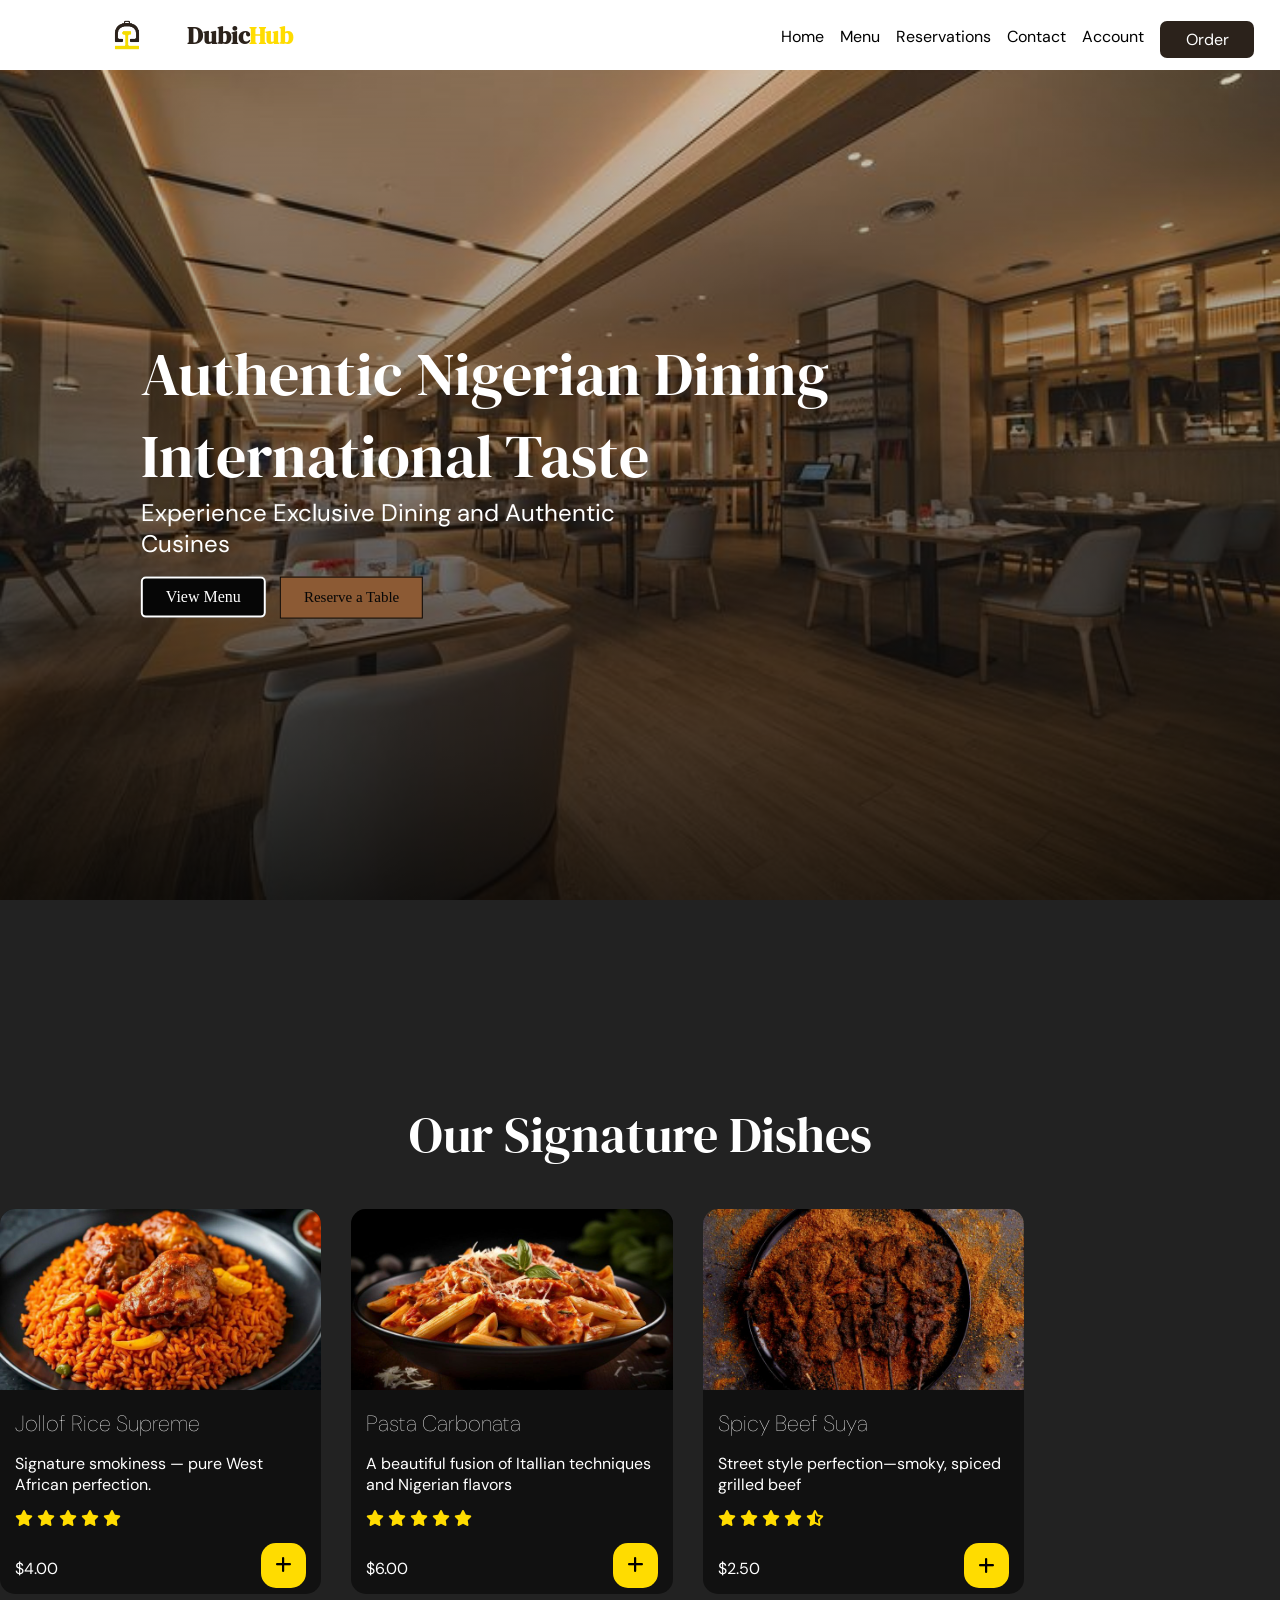
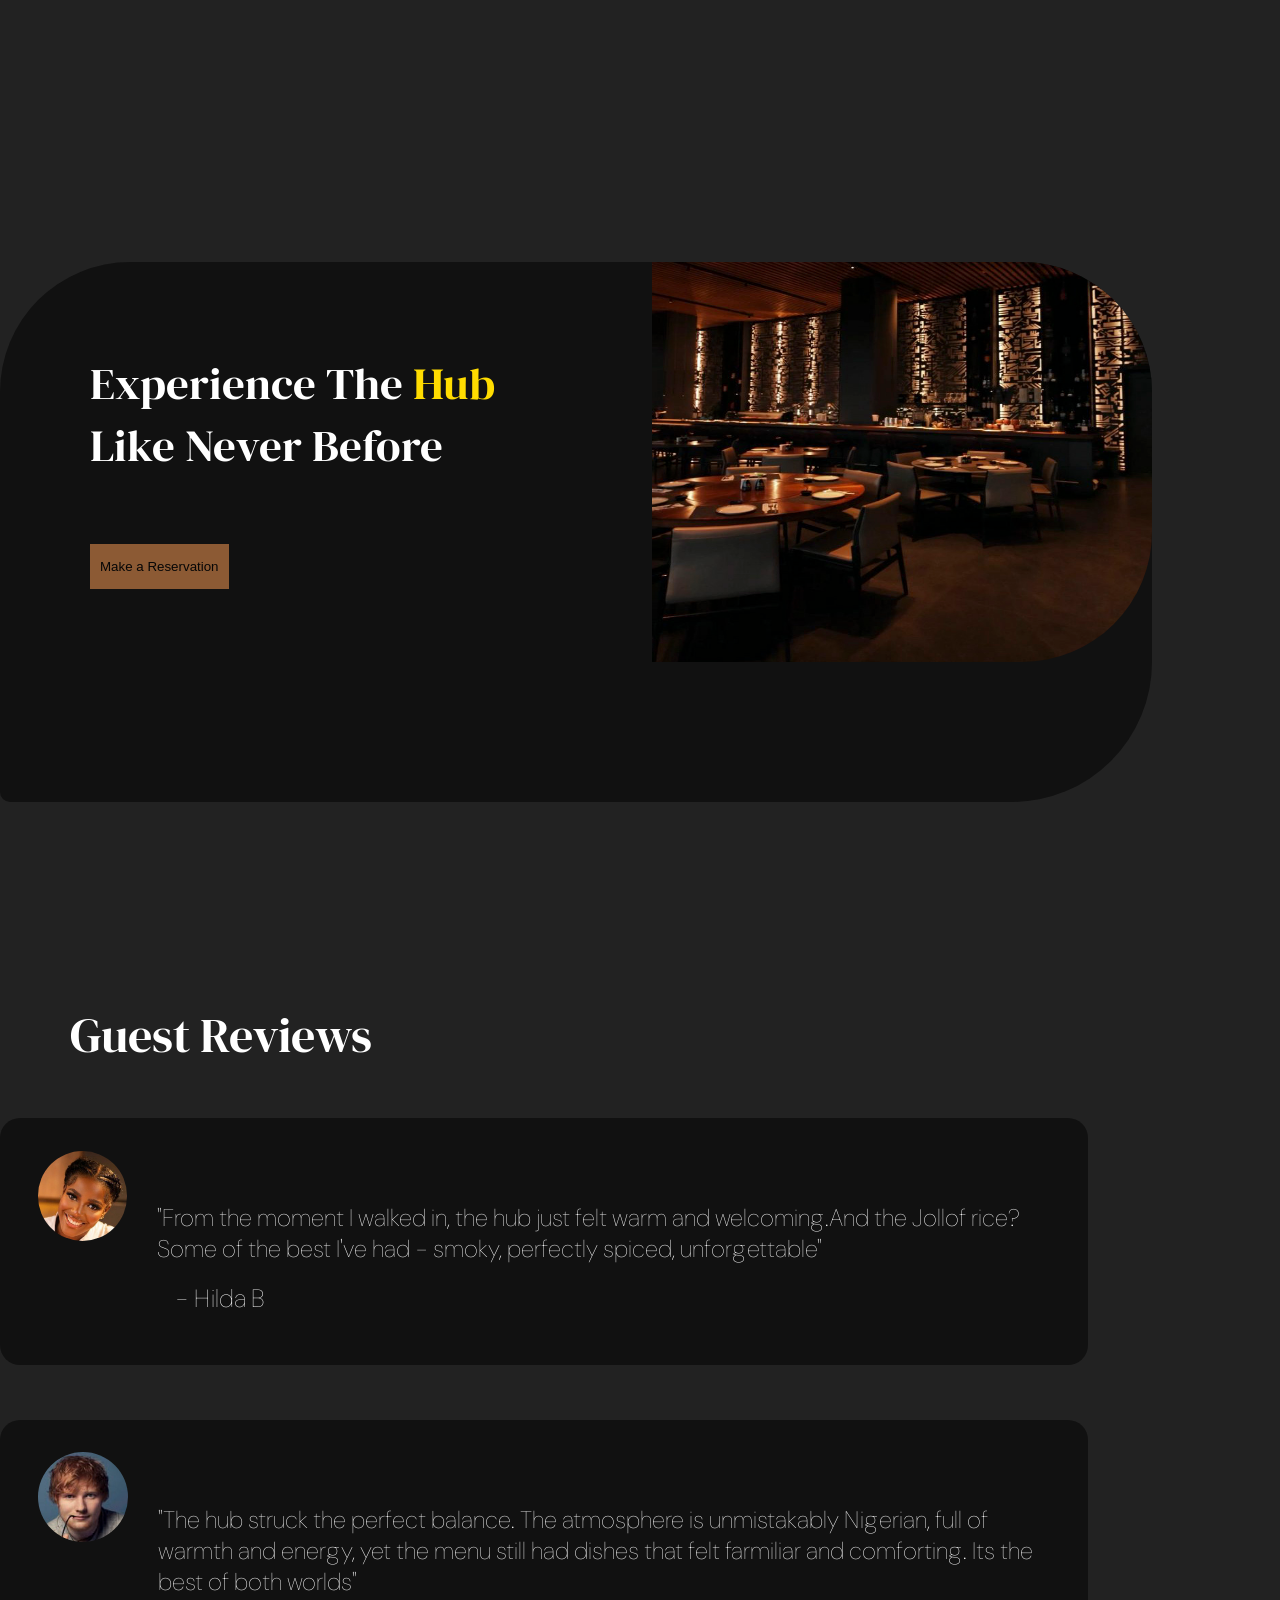
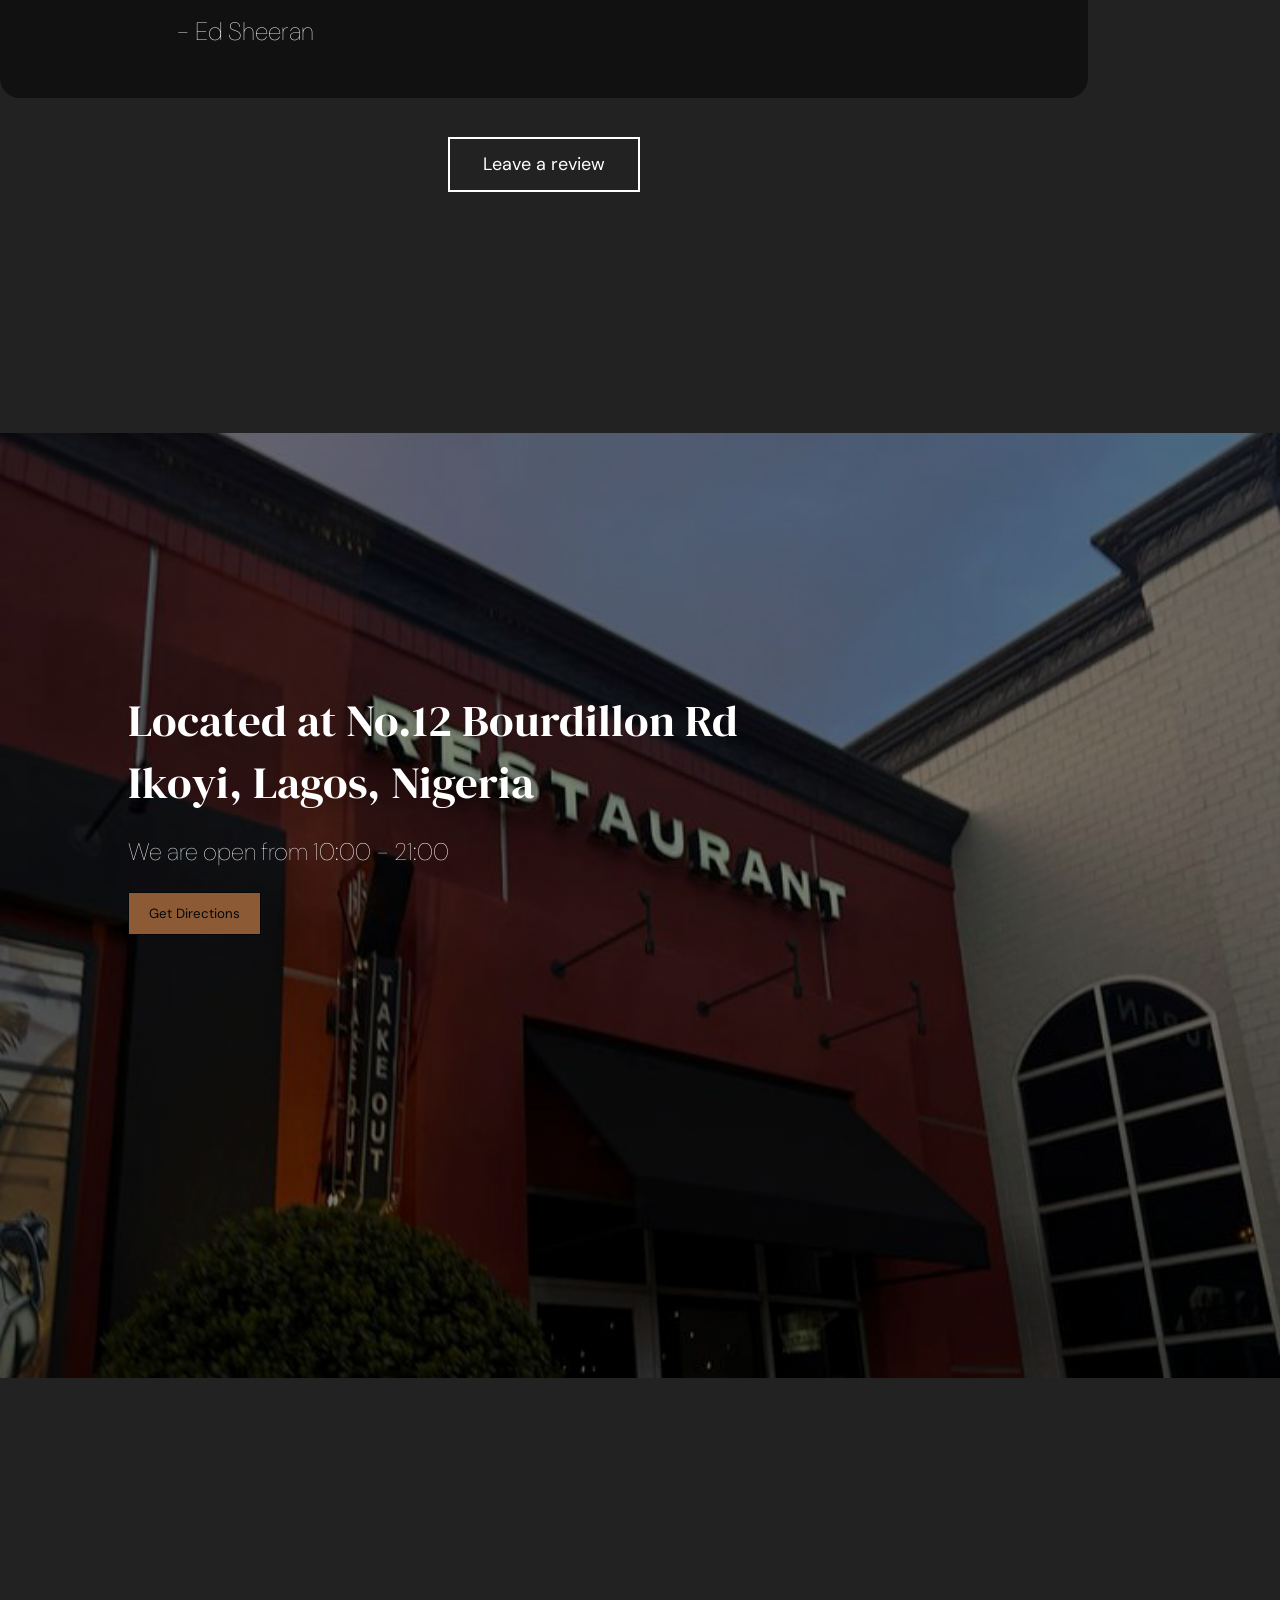
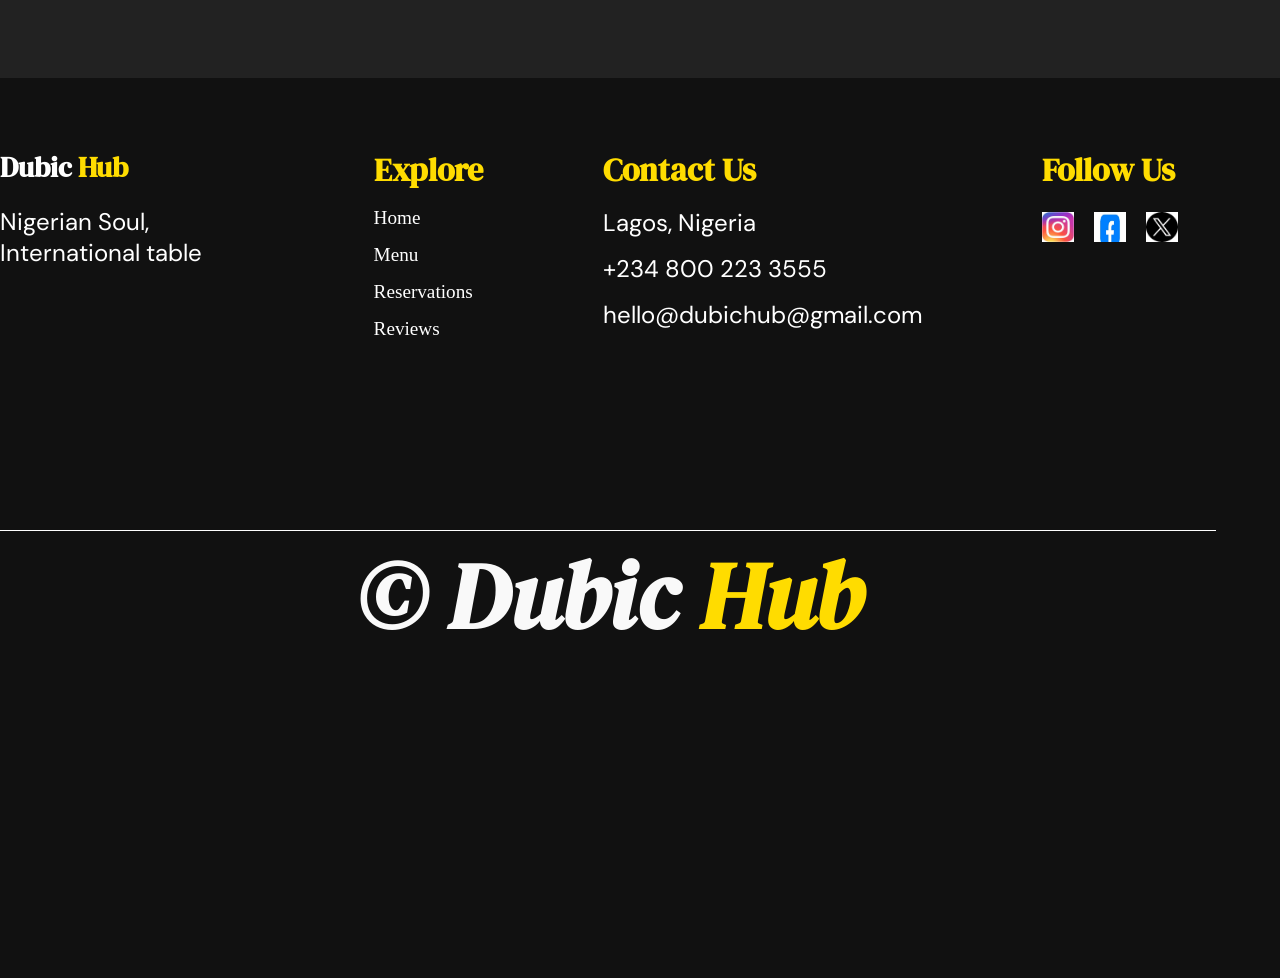
<file: index.html>
<!DOCTYPE html>
<html lang="en">
<head>
    <meta charset="UTF-8">
    <meta name="viewport" content="width=device-width, initial-scale=1.0">
    <title>Dubic Hub | Home Page</title>
    <link rel="stylesheet" href="style.css">
    
    <link rel="stylesheet" href="https://cdnjs.cloudflare.com/ajax/libs/font-awesome/6.7.2/css/all.min.css">
    <link href="https://fonts.googleapis.com/css2?family=Roboto:wght@400;700&display=swap" rel="stylesheet">
    <link rel="stylesheet" href="https://fonts.google.com/faq?preview.script=Latn#can-i-use-the-font-in-a-logo">
    <link rel="preconnect" href="https://fonts.googleapis.com">
    <link rel="preconnect" href="https://fonts.gstatic.com" crossorigin>
    <link href="https://fonts.googleapis.com/css2?family=DM+Serif+Display:ital@0;1&display=swap" rel="stylesheet">
</head>
<body>

   <header>

      <nav>
        <div class="intro">
        <img src="./Logo.png">
        <h2><span id="Dubic">Dubic</span><span id="Hub">Hub</span></h2>
        </div>
      <div class="nav-bar" id="navLinks">
        <ul>
          <li><a href="index.html">Home</a></li>
          <li><a href="#">Menu</a></li>
          <li><a href="#">Reservations</a></li>
          <li><a href="#">Contact</a></li>
          <li><a href="#">Account</a></li>
          <a class="nav-btn" href="order.html">Order</a>
        </ul>
      </div>
      </nav> 

      <section class="hero">
        <div class="text-box">
          <h1>Authentic Nigerian Dining <br> International Taste</h1>
          <p>Experience Exclusive Dining and Authentic <br> Cusines </p>
        </div>
        <div class="hero-btn">
          <a class="hero-menu-btn" href="menu.html">View Menu</a>
          <a class="hero-reserve-btn" href="reservations.html">Reserve a Table</a>
        </div>        
      </section>
    
    </header>

   <main>

    <section class="dishes">
      <h1>Our Signature Dishes</h1>
      <section class="dishes-display">
       
        <div class="dish-display">
          <img src="./Jollof Rice Supreme.jpeg" alt="Jollof Rice Supreme">
          <h3>Jollof Rice Supreme</h3>
          <p>Signature smokiness — pure West African perfection.</p>
          <div class="i">
          <i class="fa fa-star" aria-hidden="true"></i>
          <i class="fa fa-star" aria-hidden="true"></i>
          <i class="fa fa-star" aria-hidden="true"></i>
          <i class="fa fa-star" aria-hidden="true"></i>
          <i class="fa fa-star" aria-hidden="true"></i> <br>
          </div>

          <div class="dish-info">
          <p>$4.00</p>
         <button class="add-to-cart" id="cart-icon"><i class="fa fa-plus" onclick="changeIcon(this)"></i></button>
          </div>
        </div>

        <div class="dish-display">
          <img src="./Pasta Carbonata.jpeg" alt="Jollof Rice Supreme">
          <h3>Pasta Carbonata</h3>
          <p>A beautiful fusion of Itallian techniques and Nigerian flavors </p>
          <div class="i">
          <i class="fa fa-star" aria-hidden="true"></i>
          <i class="fa fa-star" aria-hidden="true"></i>
          <i class="fa fa-star" aria-hidden="true"></i>
          <i class="fa fa-star" aria-hidden="true"></i>
          <i class="fa fa-star" aria-hidden="true"></i> <br>
          </div>

          <div class="dish-info">
          <p>$6.00</p>
          <button class="add-to-cart" id="cart-icon"><i class="fa fa-plus" onclick="changeIcon(this)"></i></button>
          </div>
        </div>

        <div class="dish-display">
          <img src="./SUYA!.jpeg" alt="Jollof Rice Supreme">
          <h3>Spicy Beef Suya</h3>
          <p>Street style perfection—smoky, spiced grilled beef</p>
          <div class="i">
          <i class="fa fa-star" aria-hidden="true"></i>
          <i class="fa fa-star" aria-hidden="true"></i>
          <i class="fa fa-star" aria-hidden="true"></i>
          <i class="fa fa-star" aria-hidden="true"></i>
          <i class="fa-solid fa-star-half-stroke" aria-hidden="true"></i> <br>
          </div>
          
          <div class="dish-info">
          <p>$2.50</p>
          <button class="add-to-cart" id="cart-icon"><i class="fa fa-plus" onclick="changeIcon(this)"></i></button>
          </div>
        </div> 

      </section>

      <div class="cart-section">
          <div class="cart">
            <p id="cart-num"></p>
            <i class="fa fa-cart-plu" aria-hidden="true"></i>
          </div>
      </div>

    </section>

    <section class="reservation">
      <section class="reservation-display">
        <div class="reserve-info">
           <h2>Experience The <span id="Hub-footer">Hub</span> <br>  Like Never Before</h1>  <br>
           <button class="reserve-btn" ><a href="#">Make a Reservation</a></button>
        </div>
        <div class="reserve-img">
          <img src="Shogun Experience.jpeg" alt="">
        </div>
      </section>
    </section>

    <section class="reviews"> <!--testimonials-->
      <h1>Guest Reviews</h1>
      <section class="reviews-display"> <!--rows-->
         <div class="guests"> <!--testimonials-col-->
          <img src="./Hilda Baci.jpeg">
          <div class="guest-reviews">
            <p>"From the moment I walked in, the hub just felt warm
              and welcoming.And the Jollof rice?  Some of the best
              I've had - smoky, perfectly spiced, unforgettable"</p>
            <h3>- Hilda B</h3>  
          </div>
         </div>
          <div class="guests">
          <img src="./Ed Sheeran.jpeg">
          <div class="guest-reviews">
            <p>"The hub struck the perfect balance. The atmosphere is unmistakably Nigerian,
              full of warmth and energy, yet the menu still had dishes that felt farmiliar and comforting.
              Its the best of both worlds"</p>
            <h3>- Ed Sheeran</h3>  
          </div>
         </div>

         <div class="review-btn">
           <a class="reviews-btn" href="reviews.html">Leave a review</a>
         </div>
      </section>
    </section>

    <section class="info">
      <div class="info-display">
        <h1>Located at No.12 Bourdillon Rd <br>
        Ikoyi, Lagos, Nigeria</h1>
        <p>We are open from 10:00 - 21:00</p>
        <button class="info-btn"><a href="https://www.google.com/maps/search/Ikoyi/@6.4484289,3.4243145,15.22z?entry=ttu&g_ep=EgoyMDI2MDkwOC4wIKXMDSoASAFQAw%3D%3D">Get Directions</a></button>
      </div>
    </section>
    
   </main>
   


  <!--- footer section --->

   <footer>

      <section class="main-footer">

        <section class="info-footer">

          <div class="brand">
            <h2>Dubic <span id="Hub-footer">Hub</span></h2>
            <p>Nigerian Soul, International table</p>
          </div>
          <div class="footer-sub-nav">
            <h2>Explore</h2>
            <ul>
              <li><a href="index.html">Home</a></li>
              <li><a href="#">Menu</a></li>
              <li><a href="#">Reservations</a></li>
              <li><a href="#">Reviews</a></li>
            </ul>
          </div> 
        <div class="contact">
          <h2>Contact Us</h2>
          <div class="contactp">
          <p>Lagos, Nigeria</p>
          <p>+234 800 223 3555</p>
          <p>hello@dubichub@gmail.com</p>
        </div>
        </div> 
        <div class="follow">
          <h2>Follow Us</h2>
          <div class="follow-logo">
          <img src="./instagram.jpeg" alt="" width="32px" height="30px">
          <img src="./facebook.jpeg" alt="" width="32px" height="30px">
          <img src="./X.png" alt="" width="32px" height="30px">
          </div>
        </div>

        </section>

        <section class="conclude-footer">
           <h1><em>&copy; Dubic <span id="Hub-footer">Hub</span></em></h1>
        </section>
      </section>

   </footer>
   <script src="index.js"></script>
</body>
</html>
</file>
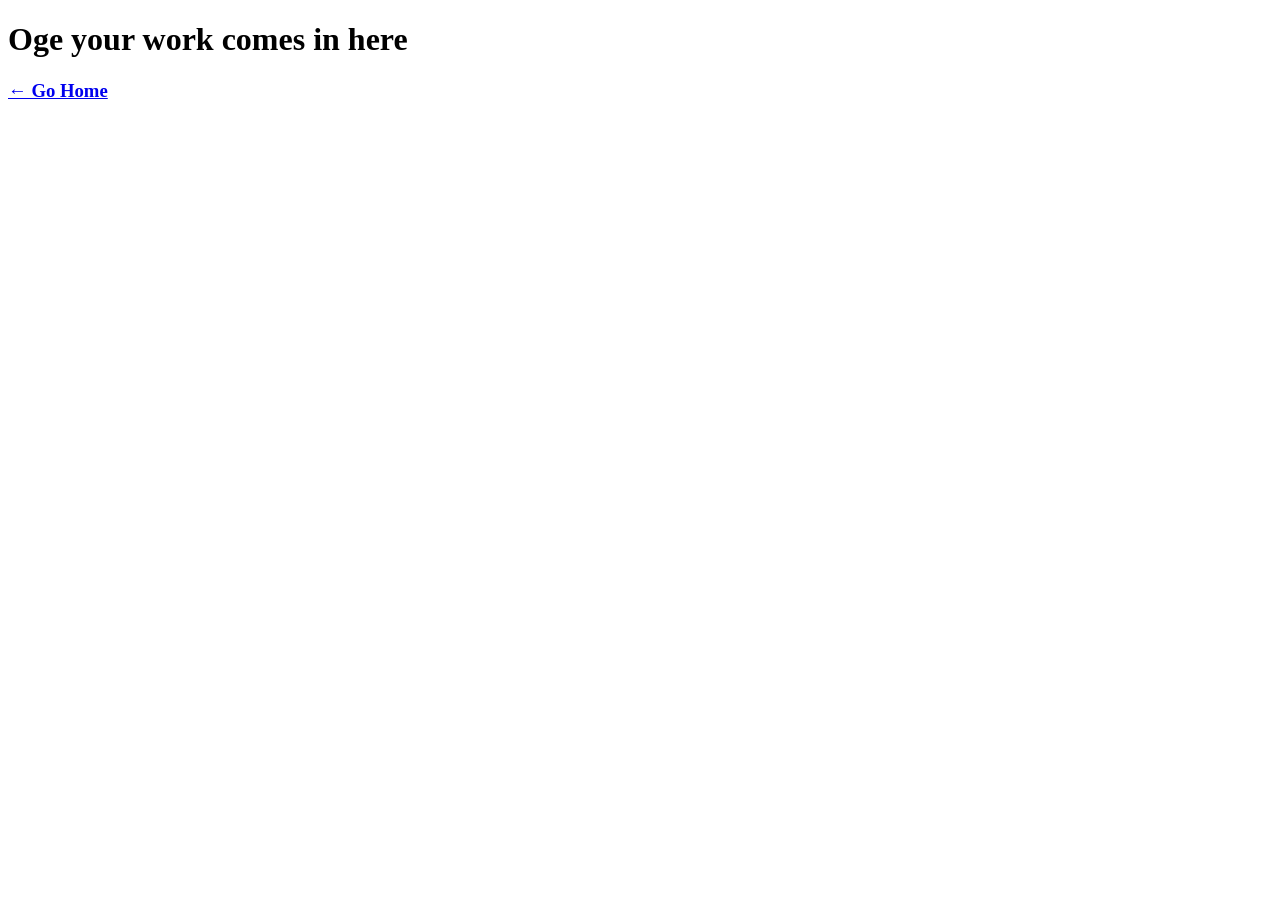
<file: menu.html>
<!DOCTYPE html>
<html lang="en">
<head>
    <meta charset="UTF-8">
    <meta name="viewport" content="width=device-width, initial-scale=1.0">
    <title>Document</title>
</head>
<body>
    <h1>Oge your work comes in here</h1>
    <h3><a href="index.html">&#8592; Go Home</a></h3>
</body>
</html>
</file>
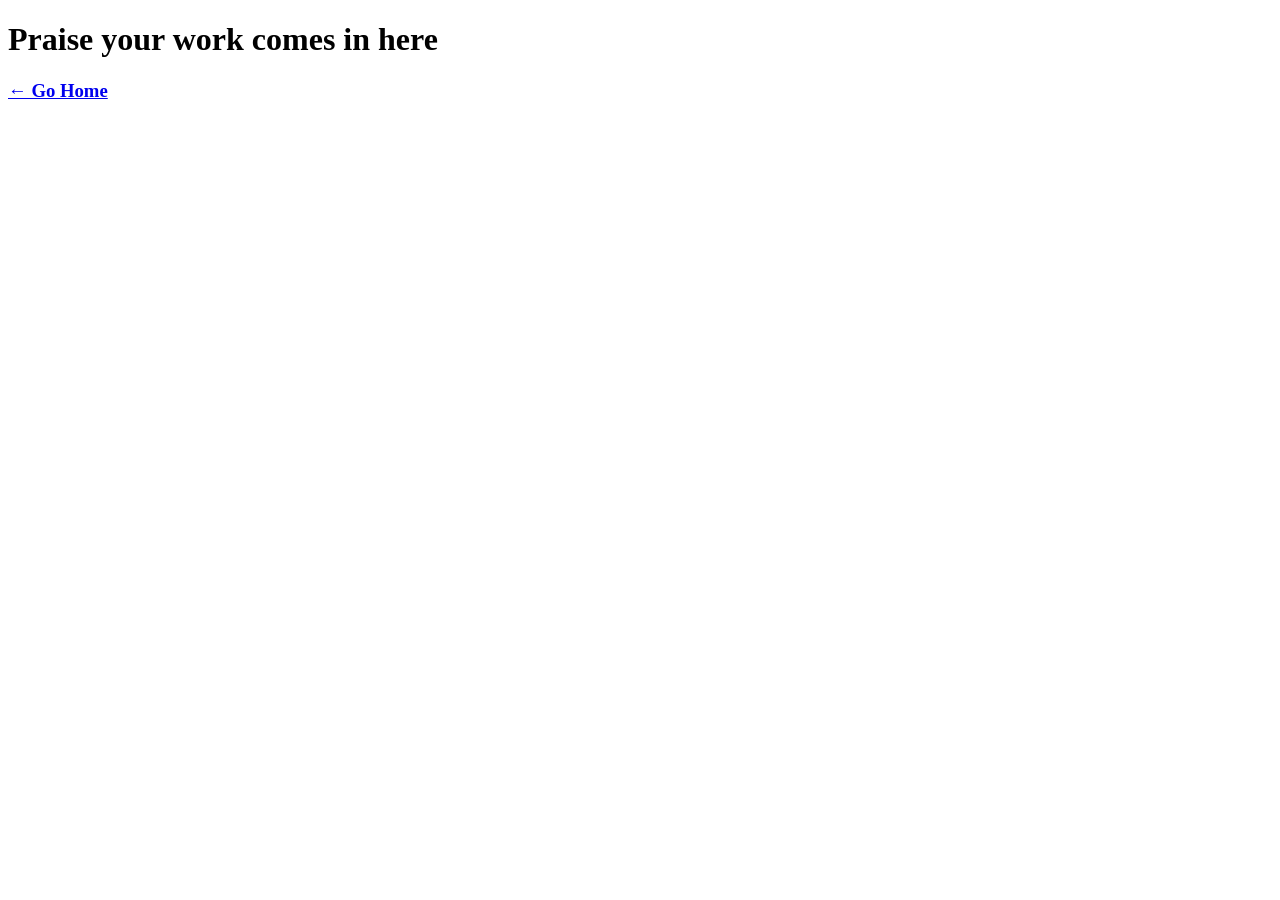
<file: order.html>
<!DOCTYPE html>
<html lang="en">
<head>
    <meta charset="UTF-8">
    <meta name="viewport" content="width=device-width, initial-scale=1.0">
    <title>Document</title>
</head>
<body>
    <h1>Praise your work comes in here</h1>
    <h3><a href="index.html">&#8592; Go Home</a></h3>
</body>
</html>
</file>
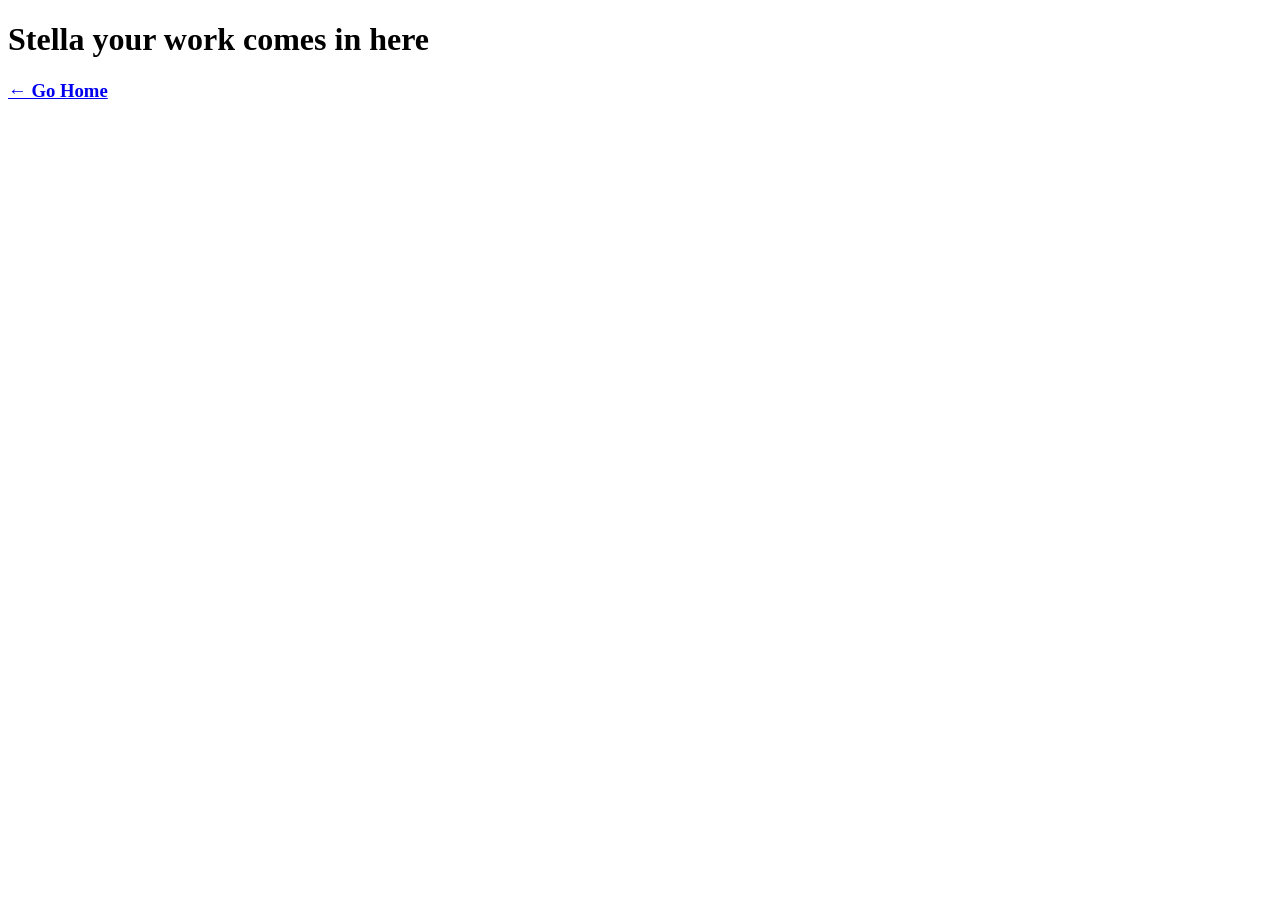
<file: reservations.html>
<!DOCTYPE html>
<html lang="en">
<head>
    <meta charset="UTF-8">
    <meta name="viewport" content="width=device-width, initial-scale=1.0">
    <title>Document</title>
</head>
<body>
    <h1>Stella your work comes in here</h1>
    <h3><a href="index.html">&#8592; Go Home</a></h3>
</body>
</html>
</file>
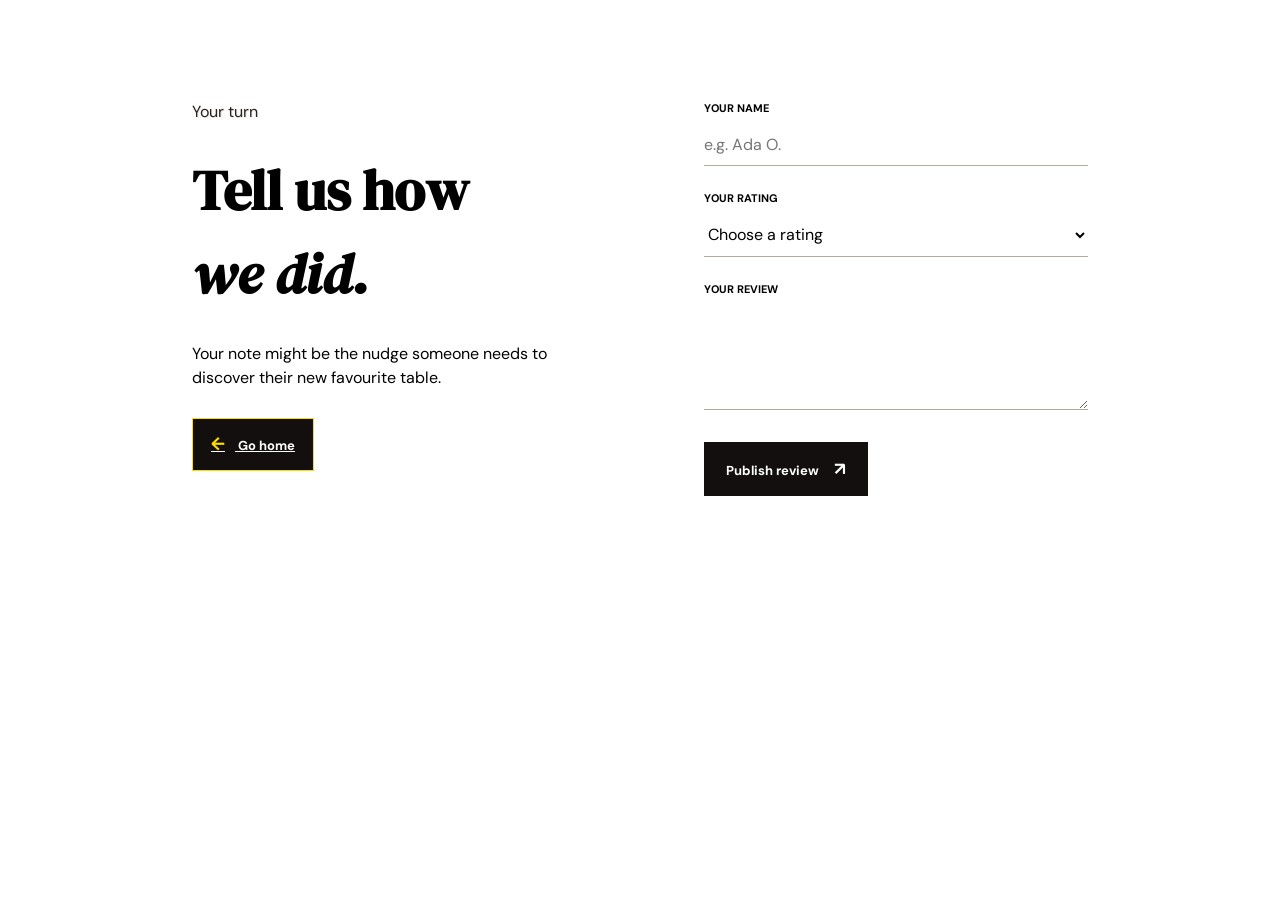
<file: reviews.html>
<!DOCTYPE html>
<html lang="en">
<head>
	<meta charset="UTF-8">
	<meta name="viewport" content="width=device-width, initial-scale=1.0">
	<meta name="description" content="Read what guests are saying about their Dubic Hub dining experience.">
	<title>Dubic Hub | Guest Reviews</title>
	<link rel="stylesheet" href="reviews.css">
	<link rel="preconnect" href="https://fonts.googleapis.com">
	<link rel="preconnect" href="https://fonts.gstatic.com" crossorigin>
	<link href="https://fonts.googleapis.com/css2?family=DM+Sans:wght@400;500;600;700&family=DM+Serif+Display:ital@0;1&display=swap" rel="stylesheet">
</head>
<body>
	<main>
		<section class="share-section" id="share-review" aria-labelledby="share-title">
            
			<div class="share-intro">
                <p class="eyebrow">Your turn</p>
                <h2 id="share-title">Tell us how<br><em>we did.</em></h2>
                <p>Your note might be the nudge someone needs to discover their new favourite table.</p>
				<a class="home-button" href="index.html">
					<span aria-hidden="true">&#8592;</span> Go home
				</a>
			</div>

			<form id="review-form">

				<label for="name">Your name</label>
				<input id="name" name="name" type="text" placeholder="e.g. Ada O." required>
				<label for="rating">Your rating</label>

				<select id="rating" name="rating" required>
				<option value="">Choose a rating</option>
				<option value="5">5 stars - Exceptional</option>
				<option value="4">4 stars - Great</option>
				<option value="3">3 stars - Good</option>
				<option value="2">2 stars - Could be better</option>
				<option value="1">1 star - Needs work</option></select>

				<label for="comment">Your review</label>
				<textarea id="comment" name="comment" rows="4" placeholder="What did you enjoy?" required>

				</textarea>

				<button type="submit">
					Publish review <span aria-hidden="true">&#8599;</span>
				</button>
				
				<p class="form-message" role="status" aria-live="polite"></p>
			</form>

		</section>
	</main>

	<script src="reviews.js"></script>
</body>
</html>
</file>
<file: style.css>
@import url('https://fonts.googleapis.com/css2?family=DM Serif Display:wght@400..800&display=swap');
@import url('https://fonts.googleapis.com/css2?family=DM Sans:wght@400..800&display=swap');

:root {
    --bg-secondary: #2B221B;
    --bg-primary: #FFDC00;
    --primary-dark : #4A2E1C;
    --primary-light : #8C5A34;
    --white: #FFFFFF;
    --black: #060606;
    --dark : #222222;
    --secondary-dark: #111111;
    --light: #F9F9F9;
    --transition: 0.3s ease;
    --color-border::#8D8D8D;
    --font-secondary: 'DM Serif Display';
    --font-primary: 'DM Sans';
    --font-weight-primary: 100;
     --font-weight-secondary: 200;
}

*{
    margin: 0;
    padding: 0;
    box-sizing: border-box;
}

body {
    background: var(--dark);
    overflow-x: hidden;
    display: flex;
    flex-wrap: wrap;
    opacity: 0;
    animation: pageFadeIn 0.8s ease forwards;
}







/*----- Header Section ------*/

header {
   min-height: 100vh;
   width: 100%;
   background-image: linear-gradient(rgba(0,0,0,0.1),rgba(0,0,0,0.8)), url(./Banner.jpeg);
   background-size: cover;
   background-position: center;
   position: relative;
   margin: auto;
}

header img{
    width: 100px;
    height: 100px;
}

#Dubic {
    font-family: var(--font-secondary);
    color: var(--bg-secondary);
}

#Hub {
    font-family: var(--font-secondary);
    color: var(--bg-primary);
}

.intro {
    display: flex;
    align-items: center;
    gap: 10px;
}

nav{
    display: flex; 
    background: #ffffff;
    color: #fff;
    padding:2% 6%;
    display:flex;
    justify-content:space-between;
    width: 100%;
    height: 70px;
    box-shadow: rgba(0, 0, 0, 0.2);
    z-index: 10;
    top:0;
    position: sticky;
}

.nav-bar ul {
    display: flex;
    gap: 16px;
    flex-direction: row;
}

.nav-bar ul li{
    list-style: none;
    cursor: pointer;
}

.nav-bar ul li a{
    text-decoration: none;
    color: black;
    font-family: var(--font-primary);
}

.nav-btn {
    background: var(--bg-secondary);
    padding: 2% 6%;
    border: none;
    margin-top: -5px;
    border-radius: 7px;
    text-decoration: none;
    color: var(--white);
    font-family: var(--font-primary);
}

.hero {
    width: 90%;
    position: absolute;
    top: 40%;
    left: 20%;
    transform: translate(-10%,-10%);
    text-align: left;
}

.hero h1 {
   font-size: 60px;
   color: var(--white);
   font-family: var(--font-secondary);
   font-weight: 100;
}

.hero p{
    color: var(--white);
    font-size: 24px;
    font-family: var(--font-primary);
}

.hero-btn {
    margin-top: 30px;
}

.hero-menu-btn {
    margin-top: -5px;
    padding: 0.85% 2%;
    color: white;
    background: var(--black);
    border: 2px var(--white) solid;
    border-radius: 5px;
    margin-right: 10px;
    cursor: pointer;
    text-decoration: none;
    color: var(--white);
}

.hero-reserve-btn {
    font-size: 15px;
    padding: 1% 2%;
    color: var(--black);
    background: var(--primary-light);
    border: 1px var(--black) solid;
    cursor: pointer;
    text-decoration: none;
    color: var(--black);
}







/*----- Main Section ------*/

main {
    background: var(--dark);
    width: 100%;
    height: 100%;
    margin-top: 200px;
}






/*----- Menu Display Section ------*/

.dishes h1{
    text-align: center;
    font-size: 50px;
    color: var(--white);
    font-family: var(--font-secondary);
    font-weight: 100;
    margin-bottom: 40px;
}

.dishes-display {
    width: 80%;
    display: flex;
    justify-content: center;
    gap: 30px;
    justify-self: center;
    margin-bottom: 50px;
}

.dish-display {
    background: var(--secondary-dark);
    width: 50%;
    border-radius: 15px;
}

.dish-display h3 {
    font-family: var(--font-primary);
    color: var(--white);
    font-weight: 100;
    margin: 15px;
    font-size: 22px;
}
.dish-display p {
    font-family: var(--font-primary);
    color: var(--white);
    margin: 15px;
}

.dish-display img {
    width: 100%;
    border-radius: 15px 15px 0 0;
} 

.dish-display .i {
    color: #FFDC00;
    margin: 15px;
}

.dish-info {
    display: flex;
    flex-direction: row;
    justify-content: space-between;
    margin-right: 15px;
}

.add-to-cart {
    width: 45px;
    height: 45px;
    border-radius: 15px;
    border: none;
    background: var(--bg-primary);
    justify-content: center;
}

.add-to-cart i {
    font-size: 18px;
    cursor: pointer;
}







/*----- Reservation Section ------*/

.reservation {
    width: 100%;
    height: 100%;
    margin-top: 200px;
}

.reservation-display {
    width: 90%;
    background: var(--secondary-dark);
    min-height: 60vh;
    border-radius: 130px 130px 140px 10px;
    justify-self: center;
    display: flex;
    justify-content: space-between;
    margin-bottom: 50px;
}

.reserve-info {
    margin: 90px;
}

.reserve-info h2{
    color: var(--white);
    font-family: var(--font-secondary);
    font-weight: var(--font-weight-secondary);
    font-size: 45px;
}

.reserve-btn {
   margin-top: 50px;
   padding: 15px 10px;
   background: var(--primary-light);
   border: none;
   transition:transform var(--transition), background var(--transition), box-shadow var(--transition);
}

.reserve-btn a{
    text-decoration: none;
    color: var(--black);
}

.reserve-btn:hover {
    background: var(--bg-primary);
    box-shadow: 0 8px 18px rgba(0, 0, 0, 0.35);
    transform: translateY(-4px);
}

.reserve-img img {
    width: 500px;
    height: 400px;
    border-radius: 0 130px 130px 0;
    margin-bottom: -3.5px;
    align-self: right;
}






/*----- Reviews Section ------*/
.reviews {
    width: auto;
    margin-top: 200px;
}

.reviews h1 {
   font-family: var(--font-secondary);
   font-weight: var(--font-weight-secondary);
   text-align: justify;
   font-size: 48px;
   color: var(--white);
   margin-left: 70px;
}

.reviews-display {
    width: 85%;
    margin-top: 50px;
    justify-self: center;
}

.guests {
    flex-basis: 44%;
    border-radius: 20px;
    background: var(--secondary-dark);
    margin-bottom: 5%;
    display: flex;
    color: var(--white);
    padding: 3%
}

.guests img{
    height: 90px;
    margin-left: 5px;
    margin-right: 30px;
    border-radius: 50%;
}

.guest-reviews {
    margin-top: 5%;
}

.guest-reviews p{
    font-size: 24px;
    font-family: var(--font-primary);
    font-weight: var(--font-weight-primary);
}

.guest-reviews h3 {
    padding: 2%;
    font-size: 25px;
    font-family: var(--font-primary);
    font-weight: var(--font-weight-primary);
}

.review-btn {
    width: 100%;
    text-align: center;
}

.reviews-btn {
    justify-content: center;
    padding: 1.2% 3%;
    background: transparent;
    border: 2.5px solid var(--white);
    cursor: pointer;
    color: var(--white);
    font-family: var(--font-primary);
    font-size: 18px;
    text-decoration: none;
    transition: transform var(--transition), background var(--transition), border-color var(--transition);
}

.reviews-btn:hover {
    background: var(--white);
    border-color: var(--white);
    transform: translateY(-4px);
    color: var(--black);
}

.reviews-btn:hover{
    color: var(--black);
}









/*------ info section ------*/

.info {
    width: auto;
    background: linear-gradient(rgba(0,0,0,0.5),rgba(0,0,0,0.5)), url(./restaurant.jpeg);
    min-height: 105vh;
    background-size: cover;
    background-position: center;
    margin-top: 20%;
    margin-bottom: 100px;
}

.info-display{
    width: 90%;
    justify-content: space-around;
    text-align: left;
    padding-top: 20%;
    margin-left: 10%;
}

.info-display h1 {
    font-size: 45px;
    color: var(--white);
    font-family: var(--font-secondary);
    font-weight: var(--font-weight-secondary);
    margin: 0 auto;
}

.info-display p {
    font-size: 24px;
    color: var(--white);
    font-family: var(--font-primary);
    font-weight: var(--font-weight-primary);
    padding-top: 2%;
}

.info-btn {
    margin-top: 25px;
    padding: 12px 20px;
    background: var(--primary-light);
    border: 1px solid var(--black);
    cursor: pointer;
    transition: transform var(--transition), background var(--transition), box-shadow var(--transition);
}

.info-btn a {
    color: var(--black);
    font-family: var(--font-primary);
    text-decoration: none;
}

.info-btn:hover {
    background: var(--bg-primary);
    box-shadow: 0 8px 18px rgba(0, 0, 0, 0.35);
    transform: translateY(-4px);
}





/*------ footer ------*/
footer {
    width: 100%;
    height: 100%;
    margin-top: 200px;
    display: flex;
    flex-wrap: wrap;
}

.main-footer {
    width: 100%;
    height: 100%;
    background: var(--secondary-dark);
    min-height: 100vh;
    color: var(--white);
}

.info-footer {
    display: flex;
    flex-direction: row;
    width: 92%;
    justify-self: center;
    padding-top: 70px;
    gap: 120px;
}

.info-footer h2 {
    color: var(--bg-primary);
    font-family: var(--font-secondary);
    font-size: 2em;
}

.info-footer p {
  color: var(--white);
  font-family: var(--font-primary);
  font-size: 1.5em
}

.brand h2{
    color: var(--white);
    font-size: 28px;
}

.brand p {
    padding-top: 20px;
}

#Hub-footer {
    color: var(--bg-primary);
}

.footer-sub-nav {
   gap: 30px;
}

.footer-sub-nav h2 {
    color: var(--bg-primary);

}

.footer-sub-nav ul li{
    margin: 15px 0 10px 0;
    font-size: 1.2em;
    list-style: none;
}

.footer-sub-nav a{
    color: var(--white);
    text-decoration: none;
}

.contactp p{
    margin: 15px 0 10px 0;
} 

.follow-logo {
    display: flex;
    flex-direction: row;
    margin-top: 20px;
    gap: 20px;
}

.follow-logo img {
    background: transparent;
    cursor: pointer;
}

.conclude-footer {
    width: 95%;
    border-top: 1px solid var(--white);
    justify-self: center;
    font-size: 80px;
    text-align: center;
    color: var(--light);
    font-family: var(--font-secondary);
    font-weight: 700;
    margin-top: 180px;
}

















@keyframes pageFadeIn {
    from {
        opacity: 0;
        transform: translateY(15px);
    }
    to {
        opacity: 1;
        transform: translateY(0);
    }
}
.animate-in {
    opacity: 0;
    transform: translateY(30px);
    animation: sectionReveal 0.7s var(--transition) forwards;
}

.animate-in:nth-child(1) { animation-delay: 0.1s; }
.animate-in:nth-child(2) { animation-delay: 0.3s; }
.animate-in:nth-child(3) { animation-delay: 0.5s; }
.animate-in:nth-child(4) { animation-delay: 0.7s; }

@keyframes sectionReveal {
    from {
        opacity: 0;
        transform: translateY(30px);
    }
    to {
        opacity: 1;
        transform: translateY(0);
    }
}


.reveal-on-scroll {
    opacity: 0;
    transform: translateY(40px);
    transition: opacity 0.6s var(--transition), transform 0.6s var(--transition);
}








@media (max-width: 393px) {

/*----- Header Section ------*/

header {
   min-height: 65vh;
   width: 100%;
   background-image: linear-gradient(rgba(0,0,0,0.5),rgba(0,0,0,0.5)), url(./Banner.jpeg);
   background-size: cover;
   background-position: center;
   position: relative;
   margin: auto;
}

header img{
    width: 50px;
    height: 50px;
}

#Dubic {
    font-family: var(--font-secondary);
    font-size: 20px;
    color: var(--bg-secondary);
}

#Hub {
    font-family: var(--font-secondary);
    font-size: 20px;
    color: var(--bg-primary);
}

.intro {
    display: flex;
    align-items: center;
    left: auto;
    gap: 10px;
}

nav{
    display: flex; 
    background: #ffffff;
    color: #fff;
    padding:2% 6%;
    display:flex;
    justify-content:space-between;
    width: 100%;
    height: 70px;
    box-shadow: rgba(0, 0, 0, 0.2);
    z-index: 10;
}

.nav-bar ul {
    display: flex;
    gap: 16px;
    flex-direction: row;
}

.nav-bar ul li{
    list-style: none;
    cursor: pointer;
}

.nav-bar ul li a{
    text-decoration: none;
    color: black;
    font-family: var(--font-primary);
}

.nav-btn {
    background: var(--bg-secondary);
    padding: 2% 6%;
    border: none;
    margin-top: -5px;
    border-radius: 7px;
    text-decoration: none;
    color: var(--white);
    font-family: var(--font-primary);
}

.hero {
    width: 90%;
    position: absolute;
    top: 30%;
    left: 20%;
    transform: translate(-15%, 25%);
    text-align: left;
}

.hero h1 {
   font-size: 35px;
   color: var(--white);
   font-family: var(--font-secondary);
   font-weight: 100;
   padding-bottom: 5px;
   margin-top: -20px;
   margin-bottom: 20px;
   display: flex;
   flex-wrap: wrap;
}

.hero p{
    color: var(--white);
    font-size: 25px;
    font-family: var(--font-primary);
    display: flex;
    flex-wrap: wrap;
}

.hero-btn {
    margin-top: 40px;
}

.hero-menu-btn {
    margin-top: 5px;
    padding: 1.5% 4%;
    color: white;
    background: var(--black);
    border: 2px var(--white) solid;
    border-radius: 5px;
    margin-right: 10px;
    cursor: pointer;
    text-decoration: none;
    color: var(--white);
    font-size: 15px;
}

.hero-reserve-btn {
    font-size: 15px;
    padding: 1.5% 4%;
    color: var(--black);
    background: var(--primary-light);
    border: 1px var(--black) solid;
    cursor: pointer;
    text-decoration: none;
    color: var(--black);
}








/*----- Menu Display Section ------*/

.dishes h1{
    text-align: center;
    font-size: 40px;
    color: var(--white);
    font-family: var(--font-secondary);
    font-weight: 100;
    margin-bottom: 40px;
}

.dishes-display {
    width: 80%;
    display: flex;
    flex-wrap: wrap;
    justify-content: center;
    gap: 30px;
    justify-self: center;
    margin-bottom: 50px;
}

.dish-display {
    background: var(--secondary-dark);
    width: 50%;
    border-radius: 15px;
    width: 300px;
}

.dish-display h3 {
    font-family: var(--font-primary);
    color: var(--white);
    font-weight: 100;
    margin: 15px;
    font-size: 22px;
}
.dish-display p {
    font-family: var(--font-primary);
    color: var(--white);
    margin: 15px;
}

.dish-display img {
    width: 100%;
    border-radius: 15px 15px 0 0;
} 

.dish-display .i {
    color: #FFDC00;
    margin: 15px;
}

.dish-info {
    display: flex;
    flex-direction: row;
    justify-content: space-between;
    margin-right: 15px;
}

.add-to-cart {
    width: 45px;
    height: 45px;
    border-radius: 15px;
    border: none;
    background: var(--bg-primary);
    justify-content: center;
}

.add-to-cart i {
    font-size: 18px;
    cursor: pointer;
}









/*----- Reservation Section ------*/

.reservation {
    width: 100%;
    height: 100%;
    margin-top: 100px;
}

.reservation-display {
    width: 90%;
    background: var(--secondary-dark);
    min-height: 55vh;
    border-radius: 130px 130px 140px 10px;
    justify-self: center;
    display: flex;
    flex-wrap: wrap;
    justify-content: space-between;
    margin-bottom: 50px;
}

.reserve-info {
    margin: 80px 40px 20px 40px;
}

.reserve-info h2{
    color: var(--white);
    font-family: var(--font-secondary);
    font-weight: var(--font-weight-secondary);
    font-size: 30px;
    line-height: 1.3em;
}

.reserve-btn {
   margin-top: 20px;
   padding: 15px 10px;
   background: var(--primary-light);
   border: none;
   cursor: pointer;
   transition:transform var(--transition), background var(--transition), box-shadow var(--transition);
}

.reserve-btn a{
    text-decoration: none;
    color: var(--black);
}

.reserve-btn:hover {
    background: var(--bg-primary);
    box-shadow: 0 8px 18px rgba(0, 0, 0, 0.35);
    transform: translateY(-4px);
}

.reserve-img {
    display: flex;
    flex-wrap: wrap;
}

.reserve-img img {
    width: 350px;
    height: 200px;
    border-radius: 0 0px 120px 10px;
    margin-bottom: -3.5px;
    align-self: right;
    display: flex;
    flex-wrap: wrap;
}







/*----- Reviews Section ------*/
.reviews {
    width: auto;
    margin-top: 200px;
}

.reviews h1 {
   font-family: var(--font-secondary);
   font-weight: var(--font-weight-secondary);
   text-align: justify;
   font-size: 48px;
   color: var(--white);
   margin-left: 70px;
}

.reviews-display {
    width: 85%;
    margin-top: 50px;
    justify-self: center;
}

.guests {
    flex-basis: 44%;
    border-radius: 20px;
    background: var(--secondary-dark);
    margin-bottom: 15%;
    display: flex;
    color: var(--white);
    padding: 3%
}

.guests img{
    height: 65px;
    margin-left: 5px;
    margin-right: 30px;
    border-radius: 50%;
}

.guest-reviews {
    margin-top: 5%;
}

.guest-reviews p{
    font-size: 24px;
    font-family: var(--font-primary);
    font-weight: var(--font-weight-primary);
    line-height: 30px;
}

.guest-reviews h3 {
    margin-top: 5%;
    padding: 2%;
    font-size: 25px;
    font-family: var(--font-primary);
    font-weight: var(--font-weight-primary);
}

.review-btn {
    width: 100%;
    text-align: center;
    margin-top: 10%;
}

.reviews-btn {
    justify-content: center;
    padding: 3.5% 7%;
    background: transparent;
    border: 2.5px solid var(--white);
    cursor: pointer;
    color: var(--white);
    font-family: var(--font-primary);
    font-size: 18px;
    text-decoration: none;
    transition: transform var(--transition), background var(--transition), border-color var(--transition);
}

.reviews-btn:hover {
    background: var(--white);
    border-color: var(--white);
    transform: translateY(-4px);
    color: var(--black);
}

.reviews-btn:hover{
    color: var(--black);
}








/*------ info section ------*/

.info {
    width: auto;
    background: linear-gradient(rgba(0,0,0,0.4),rgba(0,0,0,0.4)), url(./restaurant.jpeg);
    min-height: 60vh;
    background-size: cover;
    background-position: center;
    margin-top: 20%;
    margin-bottom: 100px;
}

.info-display{
    width: 90%;
    justify-content: space-around;
    text-align: left;
    padding-top: 55%;
    margin-left: 10%;
}

.info-display h1 {
    font-size: 25px;
    color: var(--white);
    font-family: var(--font-secondary);
    font-weight: var(--font-weight-secondary);
    margin: 0 auto;
}

.info-display p {
    font-size: 20px;
    color: var(--white);
    font-family: var(--font-primary);
    font-weight: var(--font-weight-primary);
    padding-top: 5%;

}

.info-btn {
    margin-top: 25px;
    padding: 12px 20px;
    background: var(--primary-light);
    border: 1px solid var(--black);
    cursor: pointer;
    transition: transform var(--transition), background var(--transition), box-shadow var(--transition);
}

.info-btn a {
    color: var(--black);
    font-family: var(--font-primary);
    text-decoration: none;
}

.info-btn:hover {
    background: var(--bg-primary);
    box-shadow: 0 8px 18px rgba(0, 0, 0, 0.35);
    transform: translateY(-4px);
}








/*------ footer ------*/
footer {
    width: 100%;
    height: 100%;
    margin-top: 100px;
    display: flex;
    flex-wrap: wrap;
}

.main-footer {
    width: auto;
    height: 100%;
    background: var(--secondary-dark);
    min-height: 100vh;
    color: var(--white);
}

.info-footer {
    display: flex;
    flex-wrap: wrap;
    flex-direction: row;
    width: 92%;
    justify-self: center;
    padding-top: 70px;
    gap: 120px;
}

.info-footer h2 {
    color: var(--bg-primary);
    font-family: var(--font-secondary);
    font-size: 2em;
}

.info-footer p {
  color: var(--white);
  font-family: var(--font-primary);
  font-size: 1.5em
}

.brand h2{
    color: var(--white);
    font-size: 28px;
}

.brand p {
    padding-top: 20px;
}

.footer-sub-nav {
   gap: 30px;
}

.footer-sub-nav h2 {
    color: var(--bg-primary);

}

.footer-sub-nav ul li{
    margin: 15px 0 10px 0;
    font-size: 1.2em;
    list-style: none;
}

.footer-sub-nav a{
    color: var(--white);
    text-decoration: none;
}

.contactp p{
    margin: 15px 0 10px 0;
} 

.follow-logo {
    display: flex;
    flex-direction: row;
    margin-top: 20px;
    gap: 20px;
}

.follow-logo img {
    background: transparent;
    cursor: pointer;
}

.conclude-footer {
    width: 95%;
    border-top: 1px solid var(--white);
    justify-self: center;
    font-size: 30px;
    text-align: center;
    color: var(--light);
    font-family: var(--font-secondary);
    font-weight: 700;
    margin-top: 180px;
}

#Hub-footer {
    color: var(--bg-primary);
}


}









@media (max-width: 834px) {


/*------ Header Section ------*/    

header {
   min-height: 55vh;
   width: 100%;
   background-image: linear-gradient(rgba(0,0,0,0.5),rgba(0,0,0,0.5)), url(./Banner.jpeg);
   background-size: cover;
   background-position: center;
   position: relative;
   margin: auto;
}

header img{
    width: 90px;
    height: 90px;
}

#Dubic {
    font-family: var(--font-secondary);
    font-size: 30px;
    color: var(--bg-secondary);
}

#Hub {
    font-family: var(--font-secondary);
    font-size: 30px;
    color: var(--bg-primary);
}

.intro {
    display: flex;
    align-items: center;
    left: auto;
    gap: 10px;
}

nav{
    display: flex; 
    background: #ffffff;
    color: #fff;
    padding:3% 6%;
    display:flex;
    justify-content:space-between;
    width: 100%;
    height: 70px;
    box-shadow: rgba(0, 0, 0, 0.2);
    z-index: 10;
}

.nav-bar ul {
    display: flex;
    gap: 20px;
    flex-direction: row;
    margin-right: 7%;
}

.nav-bar ul li{
    list-style: none;
    cursor: pointer;
}

.nav-bar ul li a{
    text-decoration: none;
    color: black;
    font-family: var(--font-primary);
}

.nav-btn {
    background: var(--bg-secondary);
    padding: 2% 6%;
    border: none;
    margin-top: -5px;
    border-radius: 7px;
    text-decoration: none;
    color: var(--white);
    font-family: var(--font-primary);
}

.hero {
    width: 90%;
    position: absolute;
    top: 30%;
    left: 20%;
    transform: translate(-15%, 25%);
    text-align: left;
}

.hero h1 {
   font-size: 45px;
   color: var(--white);
   font-family: var(--font-secondary);
   font-weight: 100;
   padding-bottom: 5px;
   margin-top: -20px;
   margin-bottom: 20px;
   display: flex;
   flex-wrap: wrap;
}

.hero p{
    color: var(--white);
    font-size: 30px;
    font-family: var(--font-primary);
    display: flex;
    flex-wrap: wrap;
}

.hero-btn {
    margin-top: 40px;
}

.hero-menu-btn {
    margin-top: 5px;
    padding: 1.5% 4%;
    color: white;
    background: var(--black);
    border: 2px var(--white) solid;
    border-radius: 5px;
    margin-right: 10px;
    cursor: pointer;
    text-decoration: none;
    color: var(--white);
    font-size: 15px;
}

.hero-reserve-btn {
    font-size: 15px;
    padding: 1.5% 4%;
    color: var(--black);
    background: var(--primary-light);
    border: 1px var(--black) solid;
    cursor: pointer;
    text-decoration: none;
    color: var(--black);
}








/*----- Reservation Section ------*/

.reservation {
    width: 100%;
    height: 100%;
    margin-top: 100px;
}

.reservation-display {
    width: 90%;
    background: var(--secondary-dark);
    min-height: 55vh;
    border-radius: 130px 130px 140px 10px;
    justify-self: center;
    display: flex;
    justify-content: space-between;
    margin-bottom: 50px;
    display: grid;
}

.reserve-info {
    margin: 100px 40px 80px 70px;
}

.reserve-info h2{
    color: var(--white);
    font-family: var(--font-secondary);
    font-weight: var(--font-weight-secondary);
    font-size: 55px;
    line-height: 1.3em;
}

.reserve-btn {
   margin-top: 20px;
   padding: 3% 5%;
   background: var(--primary-light);
   border: none;
   cursor: pointer;
   font-size: 20px;
   transition:transform var(--transition), background var(--transition), box-shadow var(--transition);
}

.reserve-btn a{
    text-decoration: none;
    color: var(--black);
}

.reserve-btn:hover {
    background: var(--bg-primary);
    box-shadow: 0 8px 18px rgba(0, 0, 0, 0.35);
    transform: translateY(-4px);
}

.reserve-img {
    display: flex;
    flex-wrap: wrap;
}

.reserve-img img {
    width: 750px;
    height: 500px;
    border-radius: 0 0px 120px 10px;
    margin-bottom: -3.5px;
    align-self: right;
    display: flex;
    flex-wrap: wrap;
}








/*----- Menu Display Section ------*/


.dishes h1{
    text-align: center;
    font-size: 40px;
    color: var(--white);
    font-family: var(--font-secondary);
    font-weight: 100;
    margin-bottom: 40px;
}

.dishes-display {
    width: 80%;
    display: flex;
    flex-wrap: wrap;
    justify-content: center;
    gap: 35px;
    justify-self: center;
    margin-bottom: 50px;
}

.dish-display {
    background: var(--secondary-dark);
    width: 50%;
    border-radius: 15px;
    width: 300px;
}

.dish-display h3 {
    font-family: var(--font-primary);
    color: var(--white);
    font-weight: 100;
    margin: 15px;
    font-size: 30px;
}
.dish-display p {
    font-family: var(--font-primary);
    color: var(--white);
    margin: 15px;
}

.dish-display img {
    width: 100%;
    border-radius: 15px 15px 0 0;
} 

.dish-display .i {
    color: #FFDC00;
    margin: 15px;
}

.dish-info {
    display: flex;
    flex-direction: row;
    justify-content: space-between;
    margin-right: 15px;
}

.add-to-cart {
    width: 45px;
    height: 45px;
    border-radius: 15px;
    border: none;
    background: var(--bg-primary);
    justify-content: center;
}

.add-to-cart i {
    font-size: 18px;
    cursor: pointer;
}













    
/*----- Reviews Section ------*/
.reviews {
    width: auto;
    margin-top: 200px;
}

.reviews h1 {
   font-family: var(--font-secondary);
   font-weight: var(--font-weight-secondary);
   text-align: justify;
   font-size: 48px;
   color: var(--white);
   margin-left: 70px;
}

.reviews-display {
    width: 85%;
    margin-top: 50px;
    justify-self: center;
}

.guests {
    flex-basis: 44%;
    border-radius: 20px;
    background: var(--secondary-dark);
    margin-bottom: 15%;
    display: flex;
    color: var(--white);
    padding: 3%
}

.guests img{
    height: 90px;
    margin-left: 5px;
    margin-right: 30px;
    border-radius: 50%;
}

.guest-reviews {
    margin-top: 5%;
}

.guest-reviews p{
    font-size: 30px;
    font-family: var(--font-primary);
    font-weight: var(--font-weight-primary);
    line-height: 35px;
}

.guest-reviews h3 {
    margin-top: 5%;
    padding: 2%;
    font-size: 35px;
    font-family: var(--font-primary);
    font-weight: var(--font-weight-primary);
}

.review-btn {
    width: 100%;
    text-align: center;
    margin-top: 10%;
}

.reviews-btn {
    justify-content: center;
    padding: 2.5% 5%;
    background: transparent;
    border: 2.5px solid var(--white);
    cursor: pointer;
    color: var(--white);
    font-family: var(--font-primary);
    font-size: 25px;
    text-decoration: none;
    transition: transform var(--transition), background var(--transition), border-color var(--transition);
}

.reviews-btn:hover {
    background: var(--white);
    border-color: var(--white);
    transform: translateY(-4px);
    color: var(--black);
}

.reviews-btn:hover{
    color: var(--black);
}










/*------ info section ------*/

.info {
    width: auto;
    background: linear-gradient(rgba(0,0,0,0.4),rgba(0,0,0,0.4)), url(./restaurant.jpeg);
    min-height: 82vh;
    background-size: cover;
    background-position: center;
    margin-top: 20%;
    margin-bottom: 100px;
}

.info-display{
    width: 90%;
    justify-content: space-around;
    text-align: left;
    padding-top: 45%;
    margin-left: 7%;
}

.info-display h1 {
    font-size: 45px;
    color: var(--white);
    font-family: var(--font-secondary);
    font-weight: var(--font-weight-secondary);
    margin: 0 auto;
}

.info-display p {
    font-size: 35px;
    color: var(--white);
    font-family: var(--font-primary);
    font-weight: var(--font-weight-primary);
    padding-top: 5%;

}

.info-btn {
    margin-top: 25px;
    padding: 12px 20px;
    background: var(--primary-light);
    border: 1px solid var(--black);
    cursor: pointer;
    transition: transform var(--transition), background var(--transition), box-shadow var(--transition);
}

.info-btn a {
    color: var(--black);
    font-family: var(--font-primary);
    text-decoration: none;
    font-size: 20px;
}

.info-btn:hover {
    background: var(--bg-primary);
    box-shadow: 0 8px 18px rgba(0, 0, 0, 0.35);
    transform: translateY(-4px);
}







/*------ footer ------*/

footer {
    width: 100%;
    height: 100%;
    margin-top: 100px;
    display: flex;
    flex-wrap: wrap;
}

.main-footer {
    width: auto;
    height: 100%;
    background: var(--secondary-dark);
    min-height: 100vh;
    color: var(--white);
}

.info-footer {
    display: flex;
    flex-wrap: wrap;
    flex-direction: row;
    width: 92%;
    justify-self: center;
    padding-top: 70px;
    gap: 120px;
}

.conclude-footer {
    width: 95%;
    border-top: 1px solid var(--white);
    justify-self: center;
    font-size: 60px;
    text-align: center;
    color: var(--light);
    font-family: var(--font-secondary);
    font-weight: 700;
    margin-top: 180px;
    bottom: 0;
}

#Hub-footer {
    color: var(--bg-primary);
}




}
</file>
<file: reviews.css>
@import url('https://fonts.googleapis.com/css2?family=DM+Sans:wght@400;500;600;700&family=DM+Serif+Display:ital@0;1&display=swap');

:root {
	--bg-primary: #ffdc00;
	--line: rgba(245, 240, 232, .18);
}

* {
	box-sizing: border-box;
	margin: 0;
	padding: 0;
}

html {
	scroll-behavior: smooth;
}



.home-button {
	background: #120f0e;
	border: 1px solid var(--bg-primary);
	color: white;
	display: inline-block;
	font-size: 13px;
	font-weight: 700;
	margin: 28px 0 0;
	padding: 12px 18px;
}

.home-button span {
	color: var(--bg-primary);
	font-size: 18px;
	margin-right: 10px;
}

.home-button:hover {
	background: var(--bg-primary);
	color: #120f0e;
}

.home-button:hover span {
	color: #120f0e;
}

body {
	font-family: 'DM Sans', sans-serif;
	line-height: 1.5;
}


/* Review form */
.share-section {
	background: var(--paper);
	color: var(--ink);
	display: grid;
	gap: 10vw;
	grid-template-columns: 1fr 1fr;
	padding: 100px 15vw;
}

.share-section h2 {
	margin: 25px 0;
    font-size: clamp(2.5rem, 8vw, 3.5rem);
    font-family: 'DM Serif Display', serif;
}

.share-intro > p:last-child {
	color: #74695d;
	max-width: 310px;
}

.eyebrow {
    color: #2B221B;
	text-shadow: 1px 1px 1px rgba(0, 0, 0, .1);
}

form {
	display: flex;
	flex-direction: column;
}

label {
	font-size: 11px;
	font-weight: 700;
	margin: 0 0 7px;
	text-transform: uppercase;
}

input,
select,
textarea {
	background: transparent;
	border: 0;
	border-bottom: 1px solid #b8aa9a;
	border-radius: 0;
	color: var(--ink);
	font: 16px 'DM Sans', sans-serif;
	margin-bottom: 24px;
	outline: 0;
	padding: 10px 0;
	resize: vertical;
}

input:focus,
select:focus,
textarea:focus {
	border-color: var(--terracotta);
}

button {
	align-self: start;
	background: #120f0e;
	border: 0;
	color: white;
	cursor: pointer;
	font: 700 13px 'DM Sans', sans-serif;
	margin-top: 8px;
	padding: 15px 22px;
}

button span {
	color: white;
	font-size: 18px;
	margin-left: 12px;
}

.form-message {
	color: #477246;
	font-size: 13px;
	margin-top: 15px;
}

@media (max-width: 760px) {
	.share-section {
		gap: 45px;
		grid-template-columns: 1fr;
		padding: 55px 7vw;
	}

	.share-section h2 {
		font-size: clamp(2.5rem, 12vw, 3.5rem);
	}

	.share-intro > p:last-child {
		max-width: 100%;
	}

	input,
	select,
	textarea {
		width: 100%;
	}

	button {
		max-width: 100%;
	}
}


/* Mobile layout */
@media (max-width: 760px) {
	/* Header */
	.site-header {
		align-items: flex-start;
		flex-direction: column;
		gap: 18px;
	}


	/* Ratings and review cards */
	.share-section {
		grid-template-columns: 1fr;
		padding: 55px 7vw;
	}

	.summary-note {
		max-width: 300px;
	}

	.reviews-content {
		padding: 75px 7vw;
	}

	.section-heading {
		align-items: flex-start;
		flex-direction: column;
		gap: 18px;
	}

	.review-grid {
		grid-template-columns: 1fr;
	}

	.review-card {
		min-height: 285px;
	}

	.share-section {
		gap: 45px;
	}

	.home-button {
		margin: 18px 0 0;
	}

	/* Footer */
	footer {
		align-items: flex-start;
		flex-direction: column;
		gap: 14px;
		padding: 28px 7vw;
	}
}
</file>
